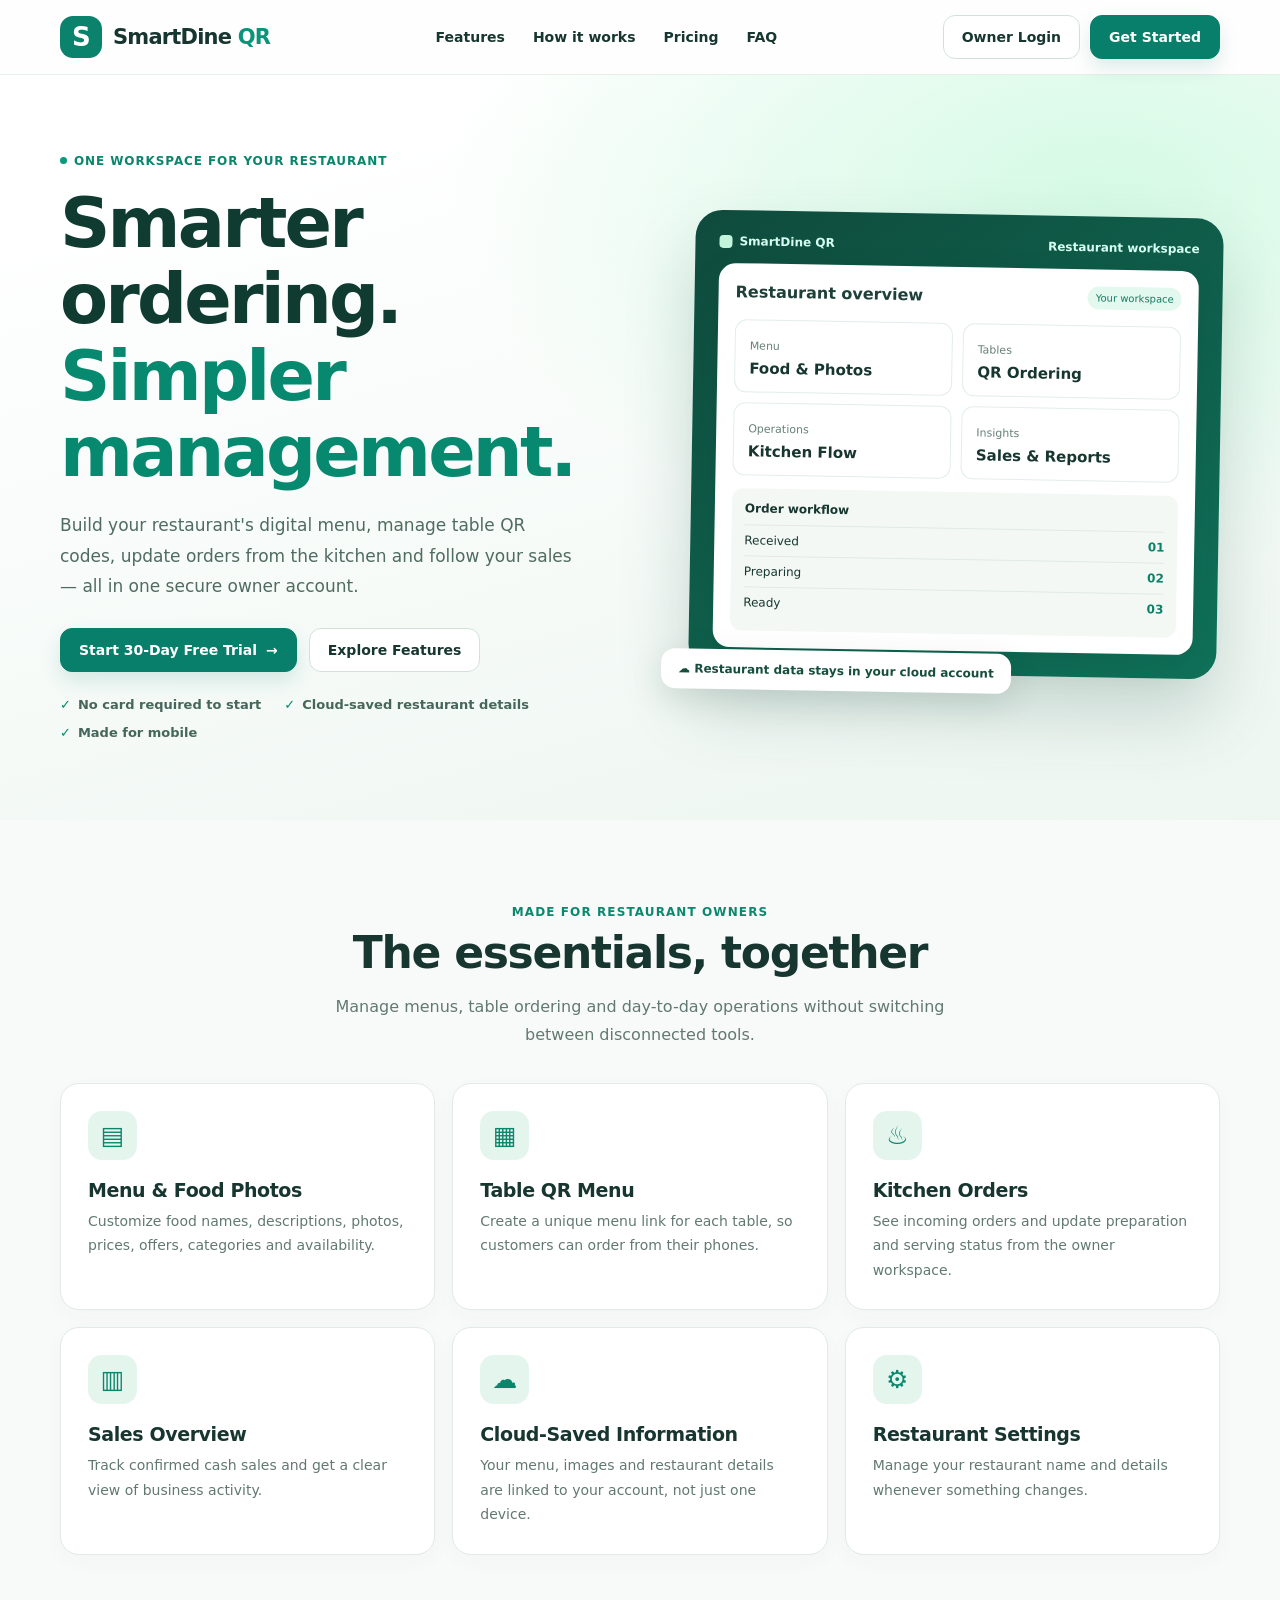
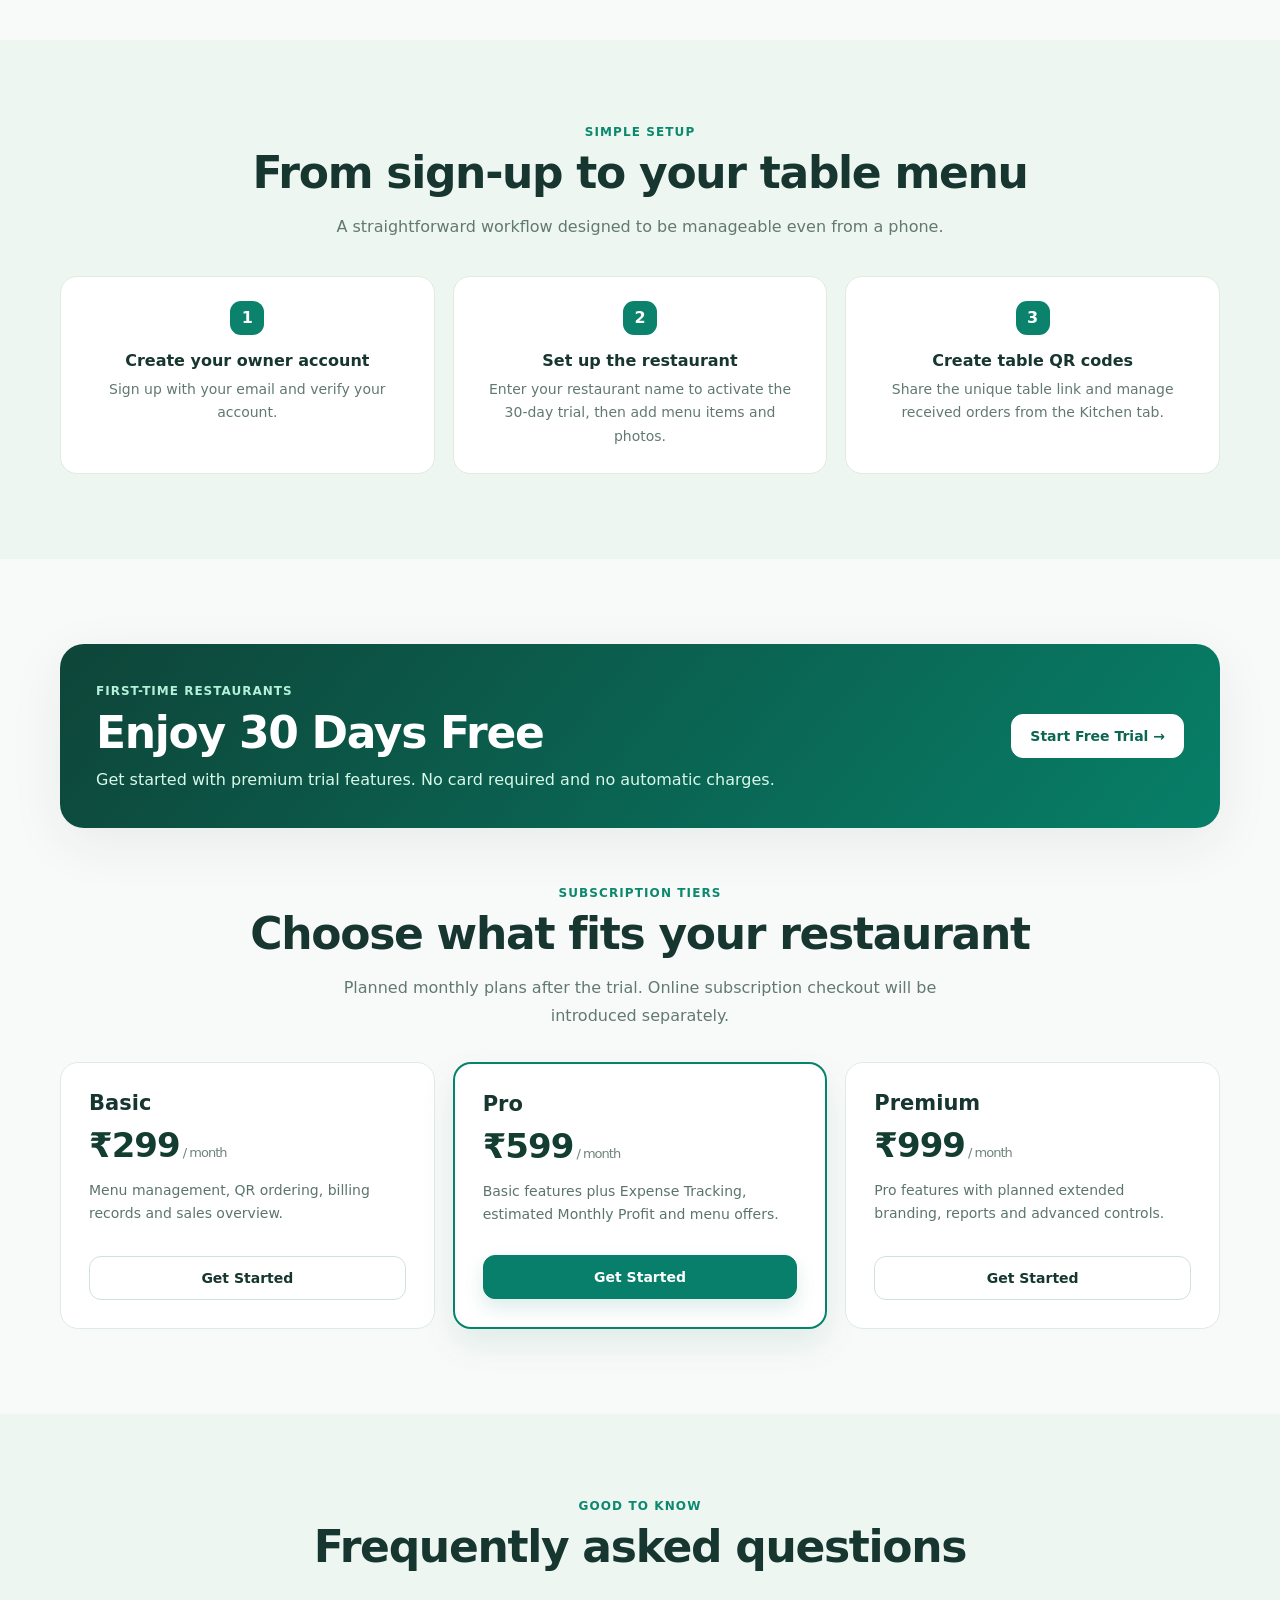
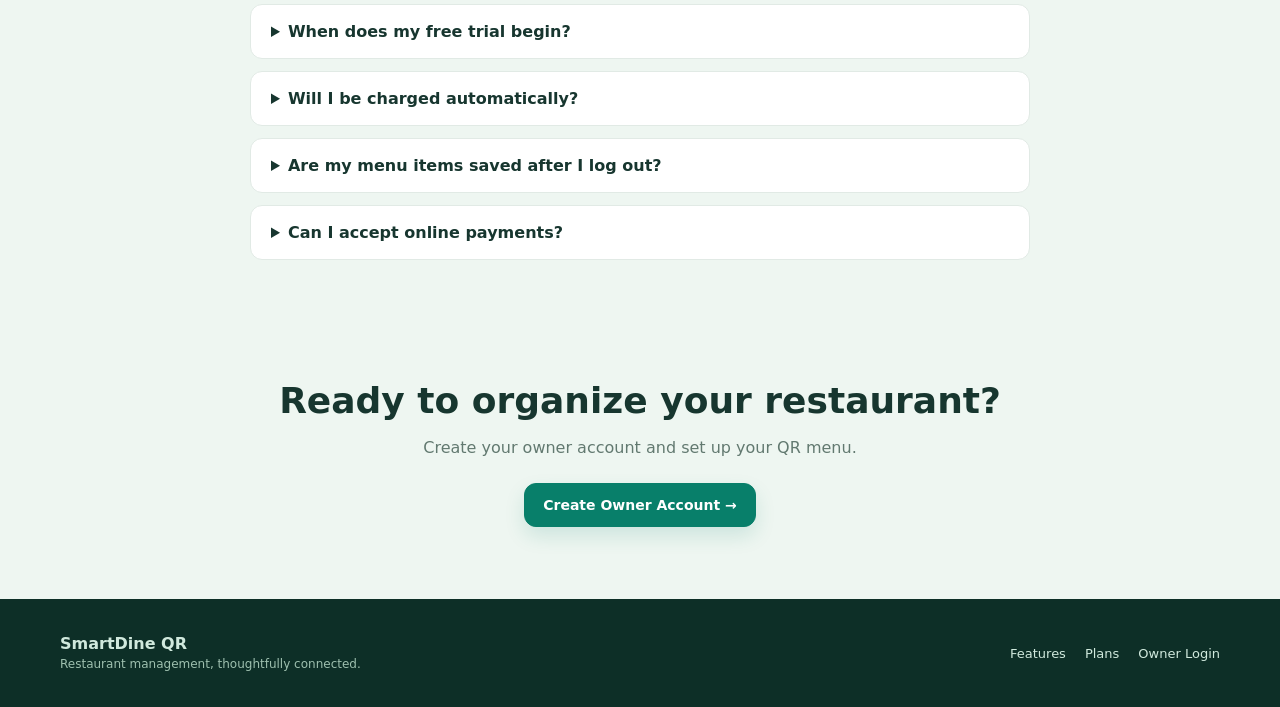
<file: index.html>
<!doctype html>
<html lang="en"><head><meta charset="utf-8"><meta name="viewport" content="width=device-width,initial-scale=1">
<meta name="theme-color" content="#0d3029">
<meta name="description" content="SmartDine QR restaurant management — QR table menus, cloud-backed orders, kitchen workflow and sales overview, all in one owner workspace.">
<title>SmartDine QR — Your Restaurant, Smarter</title>
<style>
:root{font-family:Inter,system-ui,-apple-system,'Segoe UI',sans-serif;color:#17362f;background:#f8faf9;scroll-behavior:smooth;--green:#087f6a;--dark:#10372f;--ink:#17362f;--muted:#627970;--line:#e1eae5;--shadow:0 15px 55px #102a2112}
*{box-sizing:border-box}body{margin:0}a{color:inherit;text-decoration:none}button{font:inherit}a:focus-visible,summary:focus-visible{outline:3px solid #56c4a4;outline-offset:4px}.wrap{width:min(1160px,calc(100% - 36px));margin:auto}.header{background:#fffefef2;position:sticky;top:0;z-index:20;border-bottom:1px solid #e7efe9;backdrop-filter:blur(16px)}.head-inner{min-height:74px;display:flex;align-items:center;justify-content:space-between;gap:22px}.brand{display:flex;align-items:center;gap:11px;font-size:21px;font-weight:850;letter-spacing:-.8px}.brand-icon{width:42px;height:42px;border-radius:13px;background:#0b826c;color:#fff;display:grid;place-items:center;font-size:26px;font-weight:850}.brand b{color:#0b947a}.links{display:flex;gap:28px;align-items:center;font-size:14px;font-weight:700}.links>a:hover{color:var(--green)}.head-actions{display:flex;gap:10px;align-items:center}.btn{display:inline-flex;gap:9px;align-items:center;justify-content:center;padding:13px 18px;border:1px solid #d2e2da;border-radius:12px;font-weight:760;font-size:14px;white-space:nowrap;transition:transform .15s,background .15s;cursor:pointer}.btn:hover{transform:translateY(-1px)}.btn.primary{background:var(--green);border-color:var(--green);color:#fff;box-shadow:0 9px 20px #087f6a24}.btn.light{background:#fff}.hero{background:radial-gradient(ellipse at 86% 16%,#d5fae5 0%,transparent 42%),linear-gradient(165deg,#fff 12%,#edf6f1 100%);padding:74px 0 80px;overflow:hidden}.hero-grid{display:grid;grid-template-columns:1.05fr .95fr;gap:48px;align-items:center}.eyebrow{display:inline-flex;align-items:center;gap:7px;font-weight:800;letter-spacing:.9px;text-transform:uppercase;font-size:12px;color:#0a866d}.eyebrow:before{content:'';width:7px;height:7px;border-radius:50%;background:#0b997a}.hero h1{font-size:clamp(41px,5.8vw,70px);letter-spacing:-2.8px;line-height:1.09;margin:17px 0 20px;color:#103b30}.hero h1 span{color:#07896f}.lead{font-size:17px;line-height:1.8;color:#506b61;max-width:520px;margin:0 0 26px}.hero-actions{display:flex;flex-wrap:wrap;gap:12px}.facts{display:flex;flex-wrap:wrap;gap:13px 23px;margin-top:25px;color:#45665a;font-size:13px;font-weight:680}.facts span:before{content:'✓';color:#07896f;font-weight:900;margin-right:7px}.illustration{background:linear-gradient(145deg,#0f4b3d,#0f7259);padding:24px;border-radius:27px;box-shadow:0 35px 70px #144b3d32;transform:rotate(1deg);position:relative}.ill-top{display:flex;justify-content:space-between;align-items:center;color:#d5fff0;font-size:12px;font-weight:750;margin-bottom:15px}.ill-brand{display:flex;align-items:center;gap:7px}.ill-brand i{display:inline-block;background:#c3f5dd;width:13px;height:13px;border-radius:4px}.app-preview{background:#fff;border-radius:17px;padding:17px;box-shadow:0 12px 35px #072c231a}.app-heading{display:flex;justify-content:space-between;align-items:center;margin-bottom:16px}.app-heading strong{color:#1e4038}.app-heading small{color:#668175}.live-chip{font-size:10px;background:#e3f8ef;border-radius:20px;padding:6px 8px;color:#157b60}.summary-cards{display:grid;grid-template-columns:repeat(2,1fr);gap:10px}.summary-cards>div{border:1px solid #e2eee7;border-radius:12px;padding:14px}.summary-cards small{font-size:11px;color:#668175}.summary-cards strong{display:block;font-size:15px;margin-top:6px}.status{margin-top:13px;background:#f3f8f5;border-radius:11px;padding:13px;font-size:12px}.status strong{display:block;margin-bottom:9px}.status-row{display:flex;justify-content:space-between;border-top:1px solid #e0eae3;padding:8px 0}.status-row b{color:#0c8268}.floating-note{position:absolute;background:#fff;box-shadow:0 10px 33px #0d382820;border-radius:14px;padding:13px 17px;color:#164e3e;bottom:-18px;left:-27px;font-size:12px;font-weight:750}.section{padding:85px 0}.section.soft{background:#eef6f1}.kicker{color:#0b886e;text-transform:uppercase;letter-spacing:1.1px;font-weight:800;font-size:12px;margin:0 0 8px}.section h2{font-size:clamp(28px,3.5vw,44px);line-height:1.2;letter-spacing:-1.3px;margin:0 0 13px}.sub{color:var(--muted);font-size:16px;line-height:1.75;max-width:680px;margin:0 auto}.center{text-align:center}.features{display:grid;grid-template-columns:repeat(3,1fr);gap:17px;margin-top:34px}.feature{background:#fff;padding:27px;border:1px solid var(--line);border-radius:19px;box-shadow:0 7px 22px #153d2807}.feature .ico{display:grid;place-items:center;width:49px;height:49px;border-radius:14px;background:#e4f5ee;color:#0b866c;font-size:25px;margin-bottom:19px}.feature h3{margin:0 0 8px;font-size:19px;letter-spacing:-.4px}.feature p{margin:0;color:var(--muted);font-size:14px;line-height:1.75}.steps{margin-top:35px;display:grid;grid-template-columns:repeat(3,1fr);gap:18px}.step{padding:24px 23px;background:#fff;border:1px solid var(--line);border-radius:17px}.step-no{display:inline-grid;place-items:center;width:34px;height:34px;border-radius:11px;background:#0b826c;color:#fff;font-weight:800;margin-bottom:16px}.step b{display:block;margin-bottom:8px}.step p{font-size:14px;line-height:1.7;color:var(--muted);margin:0}.trial{padding:36px;background:linear-gradient(130deg,#0e4539,#077f68);border-radius:24px;color:white;display:flex;align-items:center;justify-content:space-between;gap:20px;box-shadow:var(--shadow)}.trial h2{margin:8px 0 7px}.trial p{color:#d8f9ea;line-height:1.6;margin:0}.trial .btn{background:#fff;color:#0b6652;border-color:#fff}.plans{display:grid;grid-template-columns:repeat(3,1fr);gap:18px;margin-top:32px}.plan{padding:28px;background:#fff;border:1px solid #deebe3;border-radius:18px;display:flex;flex-direction:column}.plan.popular{border:2px solid #07836b;box-shadow:0 15px 34px #0e6f551a}.plan h3{margin:0 0 10px;font-size:21px}.plan .price{font-size:34px;font-weight:830;color:#133d30;letter-spacing:-1px}.plan .price small{font-size:13px;color:#6e8578;font-weight:500}.plan p{color:#5c756a;font-size:14px;line-height:1.65;flex:1}.plan a{margin-top:15px}.faq{max-width:780px;margin:30px auto 0;display:grid;gap:12px}.faq details{background:#fff;border:1px solid var(--line);border-radius:12px;padding:17px 20px}.faq summary{font-weight:750;cursor:pointer}.faq p{color:var(--muted);line-height:1.7;margin:10px 0 0;font-size:14px}.foot{padding:35px 0;background:#0d2f27;color:#d0e9dd}.foot-inner{display:flex;justify-content:space-between;align-items:center;gap:16px}.foot small{font-size:12px;color:#9ec0af}.foot-links{display:flex;gap:19px;font-size:13px}.mobile-menu{display:none}
@media(max-width:890px){.hero-grid{grid-template-columns:1fr;gap:42px}.hero{padding:56px 0 72px}.illustration{max-width:540px;margin:auto;width:100%}.floating-note{left:8px}.features{grid-template-columns:repeat(2,1fr)}.links{gap:15px}}
@media(max-width:620px){.links{display:none}.head-inner{min-height:68px}.brand{font-size:18px}.brand-icon{width:37px;height:37px;font-size:23px}.head-actions>.light{display:none}.head-actions>.primary{padding:11px 12px;font-size:12px}.hero h1{letter-spacing:-1.8px}.hero .lead{font-size:15px}.illustration{padding:15px;transform:none}.floating-note{display:none}.features,.steps,.plans{grid-template-columns:1fr}.section{padding:65px 0}.trial{flex-direction:column;align-items:flex-start;padding:25px}.trial .btn{width:100%}.foot-inner{flex-direction:column;align-items:flex-start}.mobile-menu{display:block;position:relative}.mobile-menu summary{list-style:none;font-size:23px;line-height:1;cursor:pointer;padding:7px}.mobile-menu summary::-webkit-details-marker{display:none}.mobile-menu[open] nav{position:absolute;right:0;top:35px;background:white;border:1px solid var(--line);border-radius:12px;padding:12px;display:grid;gap:12px;width:190px;box-shadow:var(--shadow);z-index:30}.facts{gap:10px 15px;font-size:12px}}
</style></head><body>
<header class="header"><div class="wrap head-inner">
<a href="index.html" class="brand" aria-label="SmartDine QR Home"><span class="brand-icon">S</span><span>SmartDine <b>QR</b></span></a>
<nav class="links" aria-label="Main navigation"><a href="#features">Features</a><a href="#how-it-works">How it works</a><a href="#pricing">Pricing</a><a href="#faq">FAQ</a></nav>
<div class="head-actions"><a class="btn light" href="login.html">Owner Login</a><a class="btn primary" href="login.html?signup=1">Get Started</a><details class="mobile-menu"><summary aria-label="Open menu">☰</summary><nav><a href="#features">Features</a><a href="#how-it-works">How it works</a><a href="#pricing">Pricing</a><a href="login.html">Owner Login</a></nav></details></div>
</div></header>
<main>
<section class="hero"><div class="wrap hero-grid"><div>
<span class="eyebrow">One workspace for your restaurant</span><h1>Smarter ordering.<br><span>Simpler management.</span></h1>
<p class="lead">Build your restaurant's digital menu, manage table QR codes, update orders from the kitchen and follow your sales — all in one secure owner account.</p>
<div class="hero-actions"><a class="btn primary" href="login.html?signup=1">Start 30-Day Free Trial <span aria-hidden="true">→</span></a><a class="btn light" href="#features">Explore Features</a></div>
<div class="facts"><span>No card required to start</span><span>Cloud-saved restaurant details</span><span>Made for mobile</span></div>
</div><div class="illustration" aria-hidden="true"><div class="ill-top"><div class="ill-brand"><i></i> SmartDine QR</div><span>Restaurant workspace</span></div><div class="app-preview"><div class="app-heading"><strong>Restaurant overview</strong><span class="live-chip">Your workspace</span></div><div class="summary-cards"><div><small>Menu</small><strong>Food & Photos</strong></div><div><small>Tables</small><strong>QR Ordering</strong></div><div><small>Operations</small><strong>Kitchen Flow</strong></div><div><small>Insights</small><strong>Sales & Reports</strong></div></div><div class="status"><strong>Order workflow</strong><div class="status-row"><span>Received</span><b>01</b></div><div class="status-row"><span>Preparing</span><b>02</b></div><div class="status-row"><span>Ready</span><b>03</b></div></div></div><div class="floating-note">☁ Restaurant data stays in your cloud account</div></div></div></section>
<section id="features" class="section"><div class="wrap"><div class="center"><p class="kicker">Made for restaurant owners</p><h2>The essentials, together</h2><p class="sub">Manage menus, table ordering and day-to-day operations without switching between disconnected tools.</p></div>
<div class="features"><article class="feature"><div class="ico">▤</div><h3>Menu & Food Photos</h3><p>Customize food names, descriptions, photos, prices, offers, categories and availability.</p></article><article class="feature"><div class="ico">▦</div><h3>Table QR Menu</h3><p>Create a unique menu link for each table, so customers can order from their phones.</p></article><article class="feature"><div class="ico">♨</div><h3>Kitchen Orders</h3><p>See incoming orders and update preparation and serving status from the owner workspace.</p></article><article class="feature"><div class="ico">▥</div><h3>Sales Overview</h3><p>Track confirmed cash sales and get a clear view of business activity.</p></article><article class="feature"><div class="ico">☁</div><h3>Cloud-Saved Information</h3><p>Your menu, images and restaurant details are linked to your account, not just one device.</p></article><article class="feature"><div class="ico">⚙</div><h3>Restaurant Settings</h3><p>Manage your restaurant name and details whenever something changes.</p></article></div>
</div></section>
<section id="how-it-works" class="section soft"><div class="wrap center"><p class="kicker">Simple setup</p><h2>From sign-up to your table menu</h2><p class="sub">A straightforward workflow designed to be manageable even from a phone.</p><div class="steps"><article class="step"><span class="step-no">1</span><b>Create your owner account</b><p>Sign up with your email and verify your account.</p></article><article class="step"><span class="step-no">2</span><b>Set up the restaurant</b><p>Enter your restaurant name to activate the 30-day trial, then add menu items and photos.</p></article><article class="step"><span class="step-no">3</span><b>Create table QR codes</b><p>Share the unique table link and manage received orders from the Kitchen tab.</p></article></div></div></section>
<section id="pricing" class="section"><div class="wrap"><div class="trial"><div><span style="font-size:12px;font-weight:790;letter-spacing:1px;color:#b5f0d9">FIRST-TIME RESTAURANTS</span><h2>Enjoy 30 Days Free</h2><p>Get started with premium trial features. No card required and no automatic charges.</p></div><a class="btn" href="login.html?signup=1">Start Free Trial →</a></div>
<div class="center" style="margin-top:58px"><p class="kicker">Subscription tiers</p><h2>Choose what fits your restaurant</h2><p class="sub">Planned monthly plans after the trial. Online subscription checkout will be introduced separately.</p></div><div class="plans"><article class="plan"><h3>Basic</h3><div class="price">₹299<small> / month</small></div><p>Menu management, QR ordering, billing records and sales overview.</p><a class="btn light" href="login.html?signup=1">Get Started</a></article><article class="plan popular"><h3>Pro</h3><div class="price">₹599<small> / month</small></div><p>Basic features plus Expense Tracking, estimated Monthly Profit and menu offers.</p><a class="btn primary" href="login.html?signup=1">Get Started</a></article><article class="plan"><h3>Premium</h3><div class="price">₹999<small> / month</small></div><p>Pro features with planned extended branding, reports and advanced controls.</p><a class="btn light" href="login.html?signup=1">Get Started</a></article></div></div></section>
<section id="faq" class="section soft"><div class="wrap"><div class="center"><p class="kicker">Good to know</p><h2>Frequently asked questions</h2></div><div class="faq"><details><summary>When does my free trial begin?</summary><p>Your 30-day trial starts when you create your first restaurant in the owner dashboard, not when you simply visit this page.</p></details><details><summary>Will I be charged automatically?</summary><p>No. A payment card is not required to begin and online subscription billing is not yet enabled.</p></details><details><summary>Are my menu items saved after I log out?</summary><p>Restaurant data is stored in Supabase cloud services and loaded when you sign in again. Data retention depends on the service and backups; no cloud service guarantees permanent storage without backups.</p></details><details><summary>Can I accept online payments?</summary><p>Online payment collection is not available at present. Restaurant owners can manually confirm cash received for an order.</p></details></div></div></section>
<section style="padding:35px 0 72px;background:#eef6f1"><div class="wrap center"><h2 style="font-size:clamp(26px,3vw,36px);margin:0 0 13px">Ready to organize your restaurant?</h2><p class="sub">Create your owner account and set up your QR menu.</p><div style="margin-top:21px"><a class="btn primary" href="login.html?signup=1">Create Owner Account →</a></div></div></section>
</main><footer class="foot"><div class="wrap foot-inner"><div><strong>SmartDine QR</strong><br><small>Restaurant management, thoughtfully connected.</small></div><nav class="foot-links" aria-label="Footer navigation"><a href="#features">Features</a><a href="#pricing">Plans</a><a href="login.html">Owner Login</a></nav></div></footer>
</body></html>
</file>
